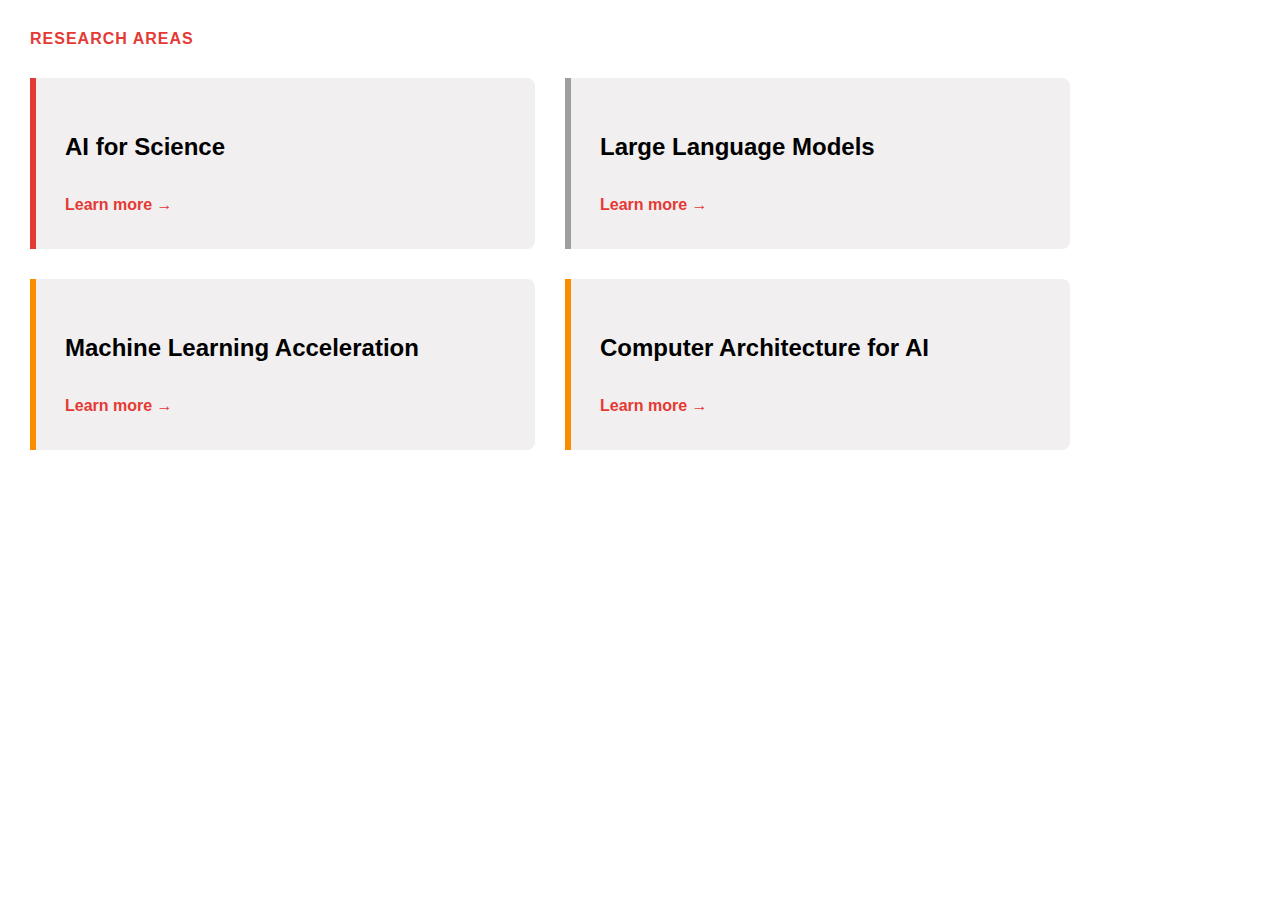
<file: index.html>
<!DOCTYPE html>
<html lang="en">
<head>
<meta charset="UTF-8">
<title>Research Areas</title>

<style>
* {
  box-sizing: border-box;
  font-family: Arial, Helvetica, sans-serif;
}

body {
  margin: 0;
}

.research-section {
  max-width: 1100px;
  padding: 30px;
}

.section-title {
  color: #e53935;
  font-weight: 700;
  letter-spacing: 1px;
  margin-bottom: 30px;
}

.card-grid {
  display: grid;
  grid-template-columns: repeat(2, 1fr);
  gap: 30px;
}

.card {
  background: #f1efef;
  border-radius: 8px;
  padding: 35px;
  position: relative;
  transition: background 0.3s ease, color 0.3s ease;
}

/* Left bar */
.card::before {
  content: "";
  position: absolute;
  left: 0;
  top: 0;
  width: 6px;
  height: 100%;
}

.red::before { background: #e53935; }
.gray::before { background: #9e9e9e; }
.orange::before { background: #fb8c00; }

/* Hover */
.card:hover {
  background: #fff5e9;
  /* color: #fff; */
}

/* Learn more button */
.learn-more {
  margin-top: 15px;
  font-weight: 600;
  cursor: pointer;
  display: inline-block;
  color: #e53935;
}

/* Hide button when active */
.card.active .learn-more {
  display: none;
}

/* Extra text */
.more-text {
  margin-top: 15px;
  font-size: 15px;
  line-height: 1.6;
  display: none;
}

/* Show text only when active */
.card.active .more-text {
  display: block;
}

@media (max-width: 768px) {
  .card-grid {
    grid-template-columns: 1fr;
  }
}
</style>
</head>

<body>

<section class="research-section">
  <div class="section-title">RESEARCH AREAS</div>

  <div class="card-grid">

    <div class="card red">
      <h2>AI for Science </h2>
      <div class="learn-more">Learn more →</div>
      <div class="more-text">
        Applying machine learning methods to scientific domains such as physics-informed modeling and data-driven scientific discovery. I am interested in learning-based approaches for modeling complex systems and supporting scientific analysis.
      </div>
    </div>

    <div class="card gray">
      <h2>Large Language Models </h2>
      <div class="learn-more">Learn more →</div>
      <div class="more-text">
        Studying the generalization, evaluation, and reasoning capabilities of large language models, including multimodal reasoning and robustness. I am particularly interested in understanding model behavior and reliability in complex, real-world settings. 
      </div>
    </div>

    <div class="card orange">
      <h2>Machine Learning Acceleration</h2>
      <div class="learn-more">Learn more →</div>
      <div class="more-text">
      Exploring hardware-aware and system-level techniques for accelerating machine learning workloads. This includes model optimization, efficient inference, and the interaction between machine learning algorithms and underlying hardware platforms.
      </div>
    </div>
     <div class="card orange">
      <h2>Computer Architecture for AI</h2>
      <div class="learn-more">Learn more →</div>
      <div class="more-text">
      Investigating architectural support for modern AI workloads, including heterogeneous computing platforms and resource-efficient design for machine learning applications. I am interested in how architectural choices impact performance, scalability, and efficiency of AI systems.
      </div>
    </div>

  </div>
</section>

<script>
const cards = document.querySelectorAll(".card");

cards.forEach(card => {
  const button = card.querySelector(".learn-more");

  button.addEventListener("click", (e) => {
    e.stopPropagation();

    // Close all cards first
    cards.forEach(c => c.classList.remove("active"));

    // Open clicked card
    card.classList.add("active");
  });
});

// Click anywhere outside → collapse
document.addEventListener("click", () => {
  cards.forEach(c => c.classList.remove("active"));
});
</script>

</body>
</html>
</file>
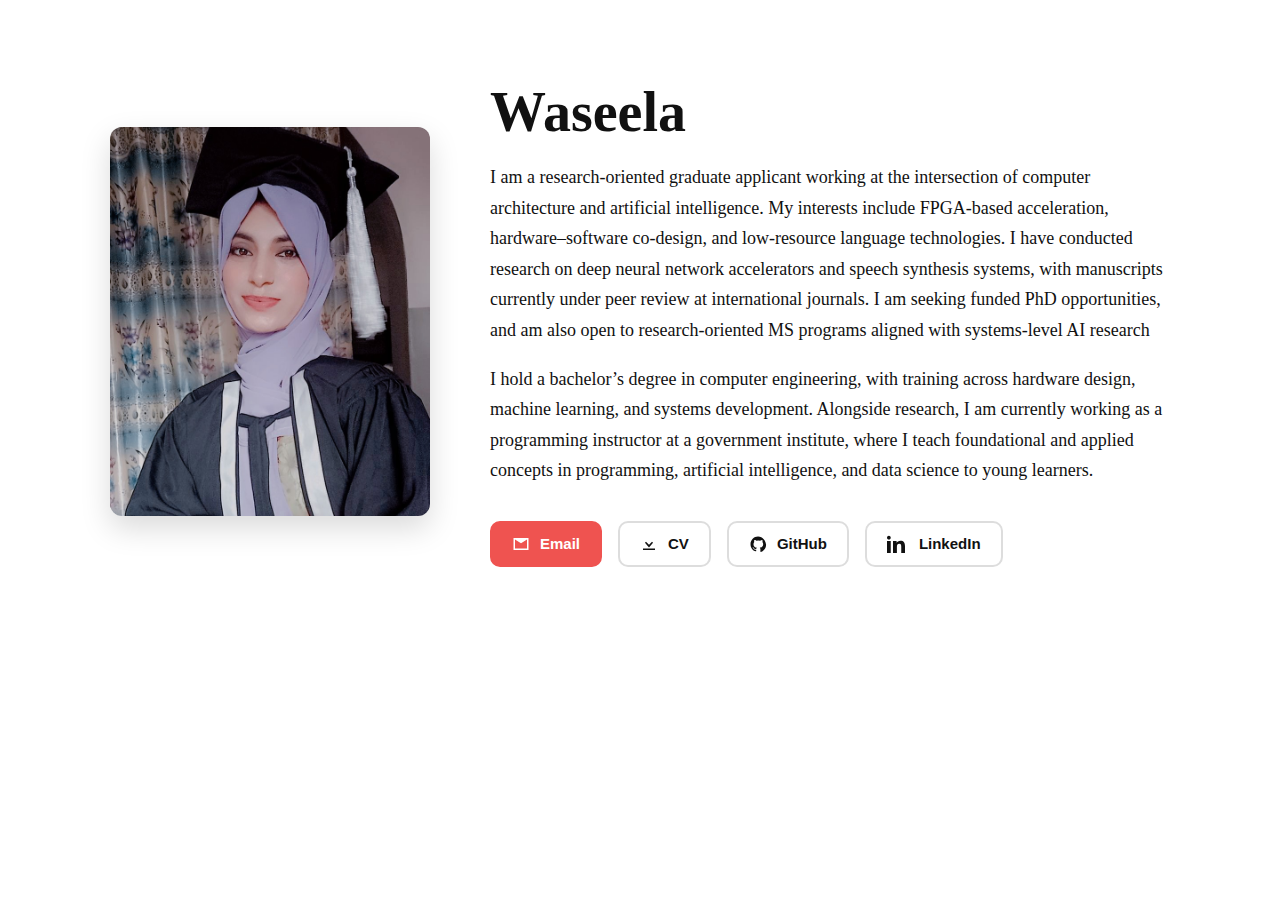
<file: home.html>
<!DOCTYPE html>
<html lang="en">
<head>
<meta charset="UTF-8">
<title>Profile Section</title>
<meta name="viewport" content="width=device-width, initial-scale=1.0">
<link rel="stylesheet" href="home.css">
</head>

<body>

<section class="hero">

  <!-- LEFT: IMAGE -->
  <div class="hero-img">
    <img src="profilee.jpg" alt="Profile Photo">
  </div>

  <!-- RIGHT: CONTENT -->
  <div class="hero-content">

    <h1>Waseela</h1>

    <!-- <div class="meta">
      <span>University of Michigan, Ann Arbor</span>
      <span>📍 Ann Arbor, MI, USA</span>
    </div> -->

    <p>
     I am a research-oriented graduate applicant working at the intersection of computer architecture and 
     artificial intelligence. My interests include FPGA-based acceleration, hardware–software co-design, and 
     low-resource language technologies. I have conducted research on deep neural network accelerators and 
     speech synthesis systems, with manuscripts currently under peer review at international journals. 
     I am seeking funded PhD opportunities, and am also open to research-oriented MS programs aligned
      with systems-level AI research
    </p>

    <p>
      I hold a bachelor’s degree in computer engineering, with training across hardware design, 
      machine learning, and systems development. Alongside research,
      I am currently working as a programming instructor at a government institute, where I teach foundational
       and applied concepts in programming, artificial intelligence, and data science to young learners. 
    

    <div class="actions">
      <a class="btn email" href="mailto:waseela6670@gmail.com">
        <svg class="icon" viewBox="0 0 24 24"><path d="M2 4h20v16H2V4zm10 7L4 6v12h16V6l-8 5z"/></svg> 
        Email</a>
      <a class="btn" href="CV.pdf" target="_blank">
        <svg class="icon" viewBox="0 0 24 24">
            <path d="M12 3v10l4-4 1.4 1.4L12 16.8 6.6 10.4 8 9l4 4V3z"/><path d="M4 20h16v-2H4v2z"/></svg>
        CV</a>
      <a class="btn" href="https://github.com/Waseela14" target="_blank">
       <svg viewBox="0 0 24 24"><path d="M12 2C6.5 2 2 6.6 2 12.2c0 4.5 2.9 8.3 6.9 9.6.5.1.7-.2.7-.5v-1.7c-2.8.6-3.4-1.2-3.4-1.2-.4-1.1-1.1-1.4-1.1-1.4-.9-.6.1-.6.1-.6 1 .1 1.6 1.1 1.6 1.1.9 1.6 2.4 1.1 3 .8.1-.7.4-1.1.7-1.3-2.2-.3-4.5-1.1-4.5-4.9 0-1.1.4-2 1-2.7-.1-.2-.4-1.3.1-2.6 0 0 .8-.3 2.8 1a9.4 9.4 0 015.1 0c2-1.3 2.8-1 2.8-1 .5 1.3.2 2.4.1 2.6.6.7 1 1.6 1 2.7 0 3.8-2.3 4.6-4.5 4.9.4.4.8 1 .8 2v3c0 .3.2.6.7.5 4-1.3 6.9-5.1 6.9-9.6C22 6.6 17.5 2 12 2z"/></svg>
        GitHub</a>
      <!-- <a class="btn" href="https://scholar.google.com" target="_blank">🎓 Google Scholar</a> -->

      <a class="btn" href="https://www.linkedin.com/in/waseela-zehra/" target="_blank">
         <svg class = 'svgld' xmlns="http://www.w3.org/2000/svg" viewBox="0 0 24 24" width="20" height="20" fill="currentColor">
          <path d="M4.98 3.5C4.98 4.88 3.88 6 2.5 6S0 4.88 0 3.5 1.12 1 2.5 1s2.48 1.12 2.48 2.5z"/>
          <path d="M0 8h5v16H0z"/>
          <path d="M8 8h4.8v2.2h.1c.7-1.3 2.4-2.7 5-2.7C22.4 7.5 24 10.1 24 15v9h-5v-8c0-1.9 0-4.4-2.7-4.4-2.7 0-3.1 2.1-3.1 4.3v8.1H8z"/>
        </svg>
              LinkedIn
        </a>

    </div>

  </div>
</section>

</body>
</html>
</file>
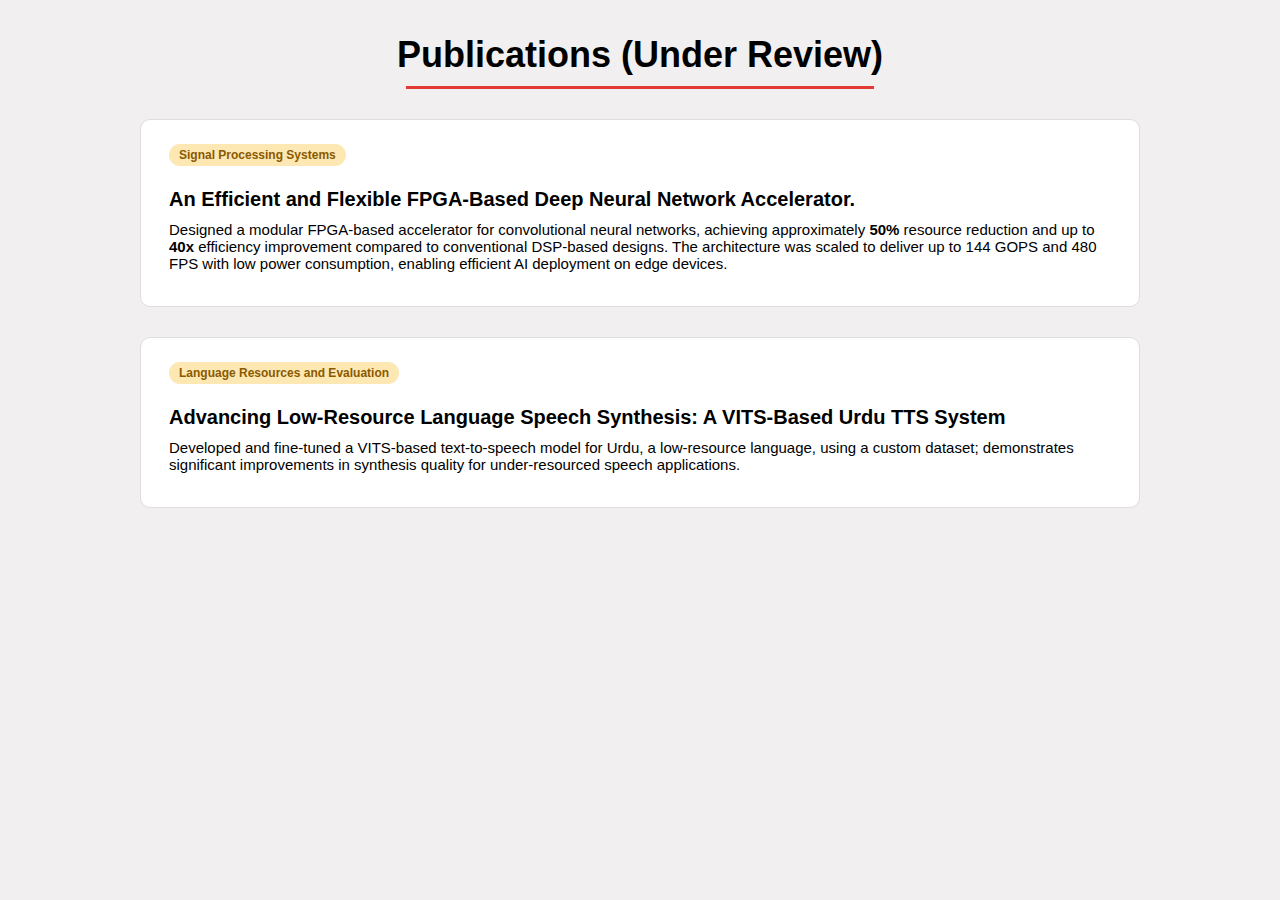
<file: projects.html>
<!DOCTYPE html>
<html lang="en">
<head>
<meta charset="UTF-8">
<title>Publications</title>

<style>
* {
  box-sizing: border-box;
  font-family: Arial, Helvetica, sans-serif;
}

body {
  margin: 0;
  background: #f1efef;
}

.publications {
  max-width: 1000px;
  margin: 10px auto;
  padding: 0 20 20px;
  text-align: center;
  
}

.publications h1 {
  font-size: 36px;
  margin-bottom: 10px;
}

.publications p {
  color: #555;
  margin-bottom: 40px;
}

.section-label {
  font-weight: 600;
  margin-bottom: 30px;
  position: relative;
  display: inline-block;
}

.section-label::after {
  content: "";
  display: block;
  height: 3px;
  width: 468px;
  background: #e53935;
  margin: 8px auto 0;
}

/* Publication Card */
.pub-card {
  border: 1px solid #ddd;
  border-radius: 10px;
  padding: 24px 28px;
  text-align: left;
  margin-bottom: 30px;
  background: #fff;
  transition: border 0.3s ease, box-shadow 0.3s ease;
  position: relative;
}

/* ✅ Hover highlight ONLY this card */
.pub-card:hover {
  border: 1px solid #333;
  box-shadow: 0 10px 28px rgba(0,0,0,0.12);
}

/* Badge */
.badge {
  display: inline-block;
  background: #fde7b3;
  color: #8a5a00;
  font-size: 12px;
  font-weight: 600;
  padding: 4px 10px;
  border-radius: 20px;
  margin-bottom: 12px;
}

/* Title */
.pub-title {
  font-size: 20px;
  font-weight: 700;
  margin: 10px 0;
}

/* Authors */
.pub-authors {
  font-size: 15px;
  margin-bottom: 10px;
}

/* Venue */
.pub-venue {
  font-size: 14px;
  color: #666;
  font-style: italic;
}

/* Action boxes */
.pub-actions {
  position: absolute;
  top: 24px;
  right: 24px;
  display: flex;
  gap: 10px;
}

.action-box {
  border: 1px solid #ccc;
  padding: 6px 12px;
  font-size: 13px;
  font-weight: 600;
  border-radius: 6px;
  cursor: pointer;
  transition: background 0.2s ease, border 0.2s ease;
}

/* Hover effect for boxes */
.action-box:hover {
  background: #000;
  color: #fff;
  border-color: #000;
}

/* Responsive */
@media (max-width: 768px) {
  .pub-actions {
    position: static;
    margin-top: 15px;
  }
}
</style>
</head>

<body>

<section class="publications">
  
  
  <!-- <p>A selection of my peer-reviewed articles and papers.</p> -->

  <div class="section-label"> 
    <h1>Publications (Under Review)</h1>
  </div>

  <!-- Card 1 -->
  <div class="pub-card">
    <div class="badge">Signal Processing Systems</div>

    <!-- <div class="pub-actions">
      <div class="action-box">PDF</div>
      <div class="action-box">CITE</div>
    </div> -->

    <div class="pub-title">
      An Efficient and Flexible FPGA-Based Deep Neural Network Accelerator.
    </div>

    <div class="pub-authors">
     Designed a modular FPGA-based accelerator for convolutional neural networks,
      achieving approximately <strong>50%</strong> resource reduction and up to <strong>40x</strong> 
      efficiency improvement compared to conventional DSP-based designs. The architecture was 
      scaled to deliver up to 144 GOPS and 480 FPS with low power consumption, enabling efficient 
      AI deployment on edge devices.
    </div>

    <!-- <div class="pub-venue">
      International Symposium on Computer Architecture (ISCA), 2025
    </div> -->
  </div>

  <!-- Card 2 -->
  <div class="pub-card">
    <div class="badge">Language Resources and Evaluation</div>

    <!-- <div class="pub-actions">
      <div class="action-box">PDF</div>
      <div class="action-box">CITE</div>
    </div> -->

    <div class="pub-title">
     Advancing Low-Resource Language Speech Synthesis: A VITS-Based Urdu TTS System
    </div>

    <div class="pub-authors">
    Developed and fine‑tuned a VITS‑based text‑to‑speech model for Urdu, a low‑resource language, 
    using a custom dataset; demonstrates significant improvements in synthesis quality for 
    under‑resourced speech applications.
    </div>

    <!-- <div class="pub-venue">
      Design Automation Conference (DAC), 2024
    </div>
  </div> -->

</section>

</body>
</html>
</file>
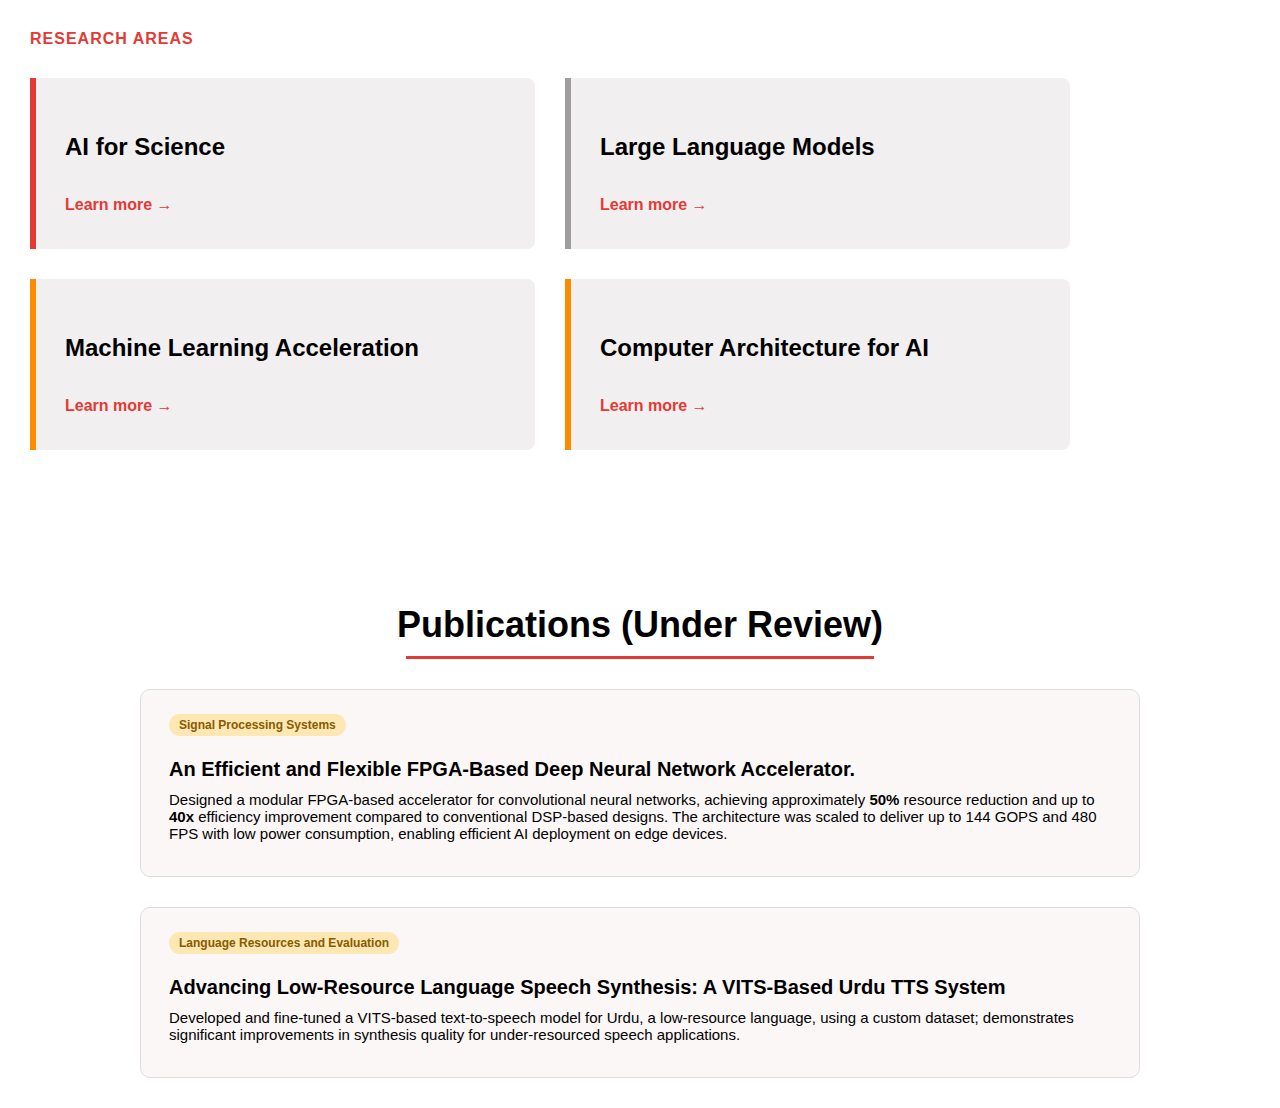
<file: research1.html>
<!DOCTYPE html>
<html lang="en">
<head>
  <link rel="stylesheet" href="researchInterest.css">
  <link rel="stylesheet" href="publication.css">
<meta charset="UTF-8">
<title>Research Areas</title>

<style>

</style>
</head>

<body>

  <!-- RESEARCH INTEREST -->
<section class="research-section">
  <div class="section-title">RESEARCH AREAS</div>

  <div class="card-grid">

    <div class="card red">
      <h2>AI for Science </h2>
      <div class="learn-more">Learn more →</div>
      <div class="more-text">
        Applying machine learning methods to scientific domains such as physics-informed modeling and data-driven scientific discovery. I am interested in learning-based approaches for modeling complex systems and supporting scientific analysis.
      </div>
    </div>

    <div class="card gray">
      <h2>Large Language Models </h2>
      <div class="learn-more">Learn more →</div>
      <div class="more-text">
        Studying the generalization, evaluation, and reasoning capabilities of large language models, including multimodal reasoning and robustness. I am particularly interested in understanding model behavior and reliability in complex, real-world settings. 
      </div>
    </div>

    <div class="card orange">
      <h2>Machine Learning Acceleration</h2>
      <div class="learn-more">Learn more →</div>
      <div class="more-text">
      Exploring hardware-aware and system-level techniques for accelerating machine learning workloads. This includes model optimization, efficient inference, and the interaction between machine learning algorithms and underlying hardware platforms.
      </div>
    </div>
     <div class="card orange">
      <h2>Computer Architecture for AI</h2>
      <div class="learn-more">Learn more →</div>
      <div class="more-text">
      Investigating architectural support for modern AI workloads, including heterogeneous computing platforms and resource-efficient design for machine learning applications. I am interested in how architectural choices impact performance, scalability, and efficiency of AI systems.
      </div>
    </div>

  </div>
</section>


<!-- PUBLICATION SECTION -->
<section class="publications">
  
  
  <!-- <p>A selection of my peer-reviewed articles and papers.</p> -->

  <div class="section-label"> 
    <h1>Publications (Under Review)</h1>
  </div>

  <!-- Card 1 -->
  <div class="pub-card">
    <div class="badge">Signal Processing Systems</div>

    <!-- <div class="pub-actions">
      <div class="action-box">PDF</div>
      <div class="action-box">CITE</div>
    </div> -->

    <div class="pub-title">
      An Efficient and Flexible FPGA-Based Deep Neural Network Accelerator.
    </div>

    <div class="pub-authors">
     Designed a modular FPGA-based accelerator for convolutional neural networks,
      achieving approximately <strong>50%</strong> resource reduction and up to <strong>40x</strong> 
      efficiency improvement compared to conventional DSP-based designs. The architecture was 
      scaled to deliver up to 144 GOPS and 480 FPS with low power consumption, enabling efficient 
      AI deployment on edge devices.
    </div>

    <!-- <div class="pub-venue">
      International Symposium on Computer Architecture (ISCA), 2025
    </div> -->
  </div>

  <!-- Card 2 -->
  <div class="pub-card">
    <div class="badge">Language Resources and Evaluation</div>

    <!-- <div class="pub-actions">
      <div class="action-box">PDF</div>
      <div class="action-box">CITE</div>
    </div> -->

    <div class="pub-title">
     Advancing Low-Resource Language Speech Synthesis: A VITS-Based Urdu TTS System
    </div>

    <div class="pub-authors">
    Developed and fine‑tuned a VITS‑based text‑to‑speech model for Urdu, a low‑resource language, 
    using a custom dataset; demonstrates significant improvements in synthesis quality for 
    under‑resourced speech applications.
    </div>

    <!-- <div class="pub-venue">
      Design Automation Conference (DAC), 2024
    </div>
  </div> -->

</section>


<script>
const cards = document.querySelectorAll(".card");

cards.forEach(card => {
  const button = card.querySelector(".learn-more");

  button.addEventListener("click", (e) => {
    e.stopPropagation();

    // Close all cards first
    cards.forEach(c => c.classList.remove("active"));

    // Open clicked card
    card.classList.add("active");
  });
});

// Click anywhere outside → collapse
document.addEventListener("click", () => {
  cards.forEach(c => c.classList.remove("active"));
});
</script>

</body>
</html>
</file>
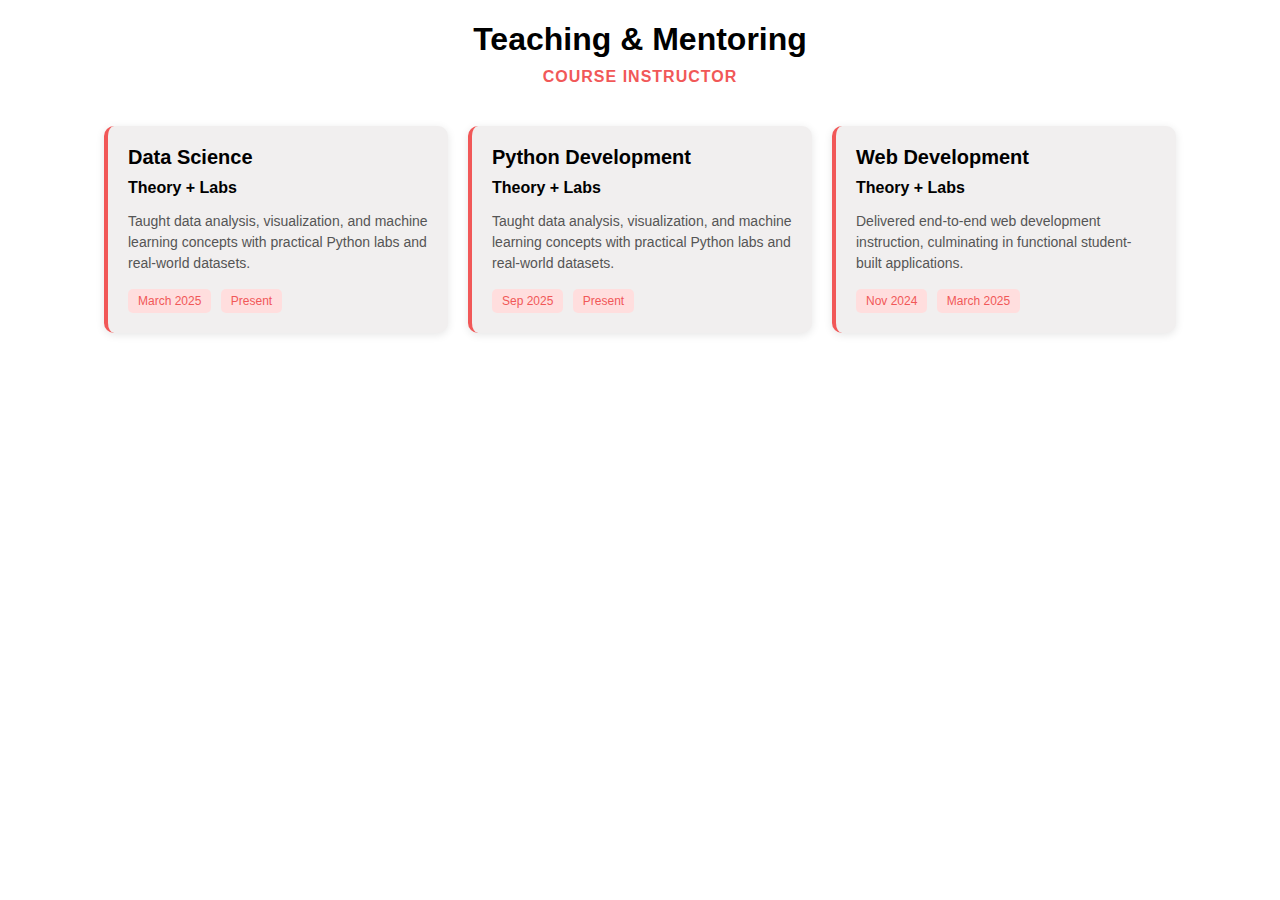
<file: teaching.html>
<!DOCTYPE html>
<html lang="en">
<head>
  <meta charset="UTF-8">
  <meta name="viewport" content="width=device-width, initial-scale=1.0">
  <title>Teaching & Mentoring</title>
  <style>
    body {
      font-family: Arial, sans-serif;
      background-color: #fff;
      margin: 0;
      padding: 0px;
      display: flex;
      flex-direction: column;
      align-items: center;
    }

    h1 {
      font-size: 32px;
      font-weight: bold;
      margin-bottom: 10px;
    }

    .subtitle {
      color: #f15858;
      font-weight: bold;
      letter-spacing: 1px;
      margin-bottom: 40px;
      text-transform: uppercase;
    }

    .cards {
      display: flex;
      gap: 20px;
      flex-wrap: wrap;
      justify-content: center;
    }

    .card {
      background-color: #f1efef;
      border-radius: 10px;
      padding: 20px;
      width: 300px;
      position: relative;
      box-shadow: 0 2px 8px rgba(0,0,0,0.1);
      transition: background-color 0.3s;
      border-left: 4px solid #f15858;
    }

    .card:hover {
      background-color: #fff5e9; /* baby pink */
    }

    .card h2 {
      margin-top: 0;
      margin-bottom: 5px;
      font-size: 20px;
    }

    .role {
      background-color: #e0e0e0;
      color: #333;
      font-size: 12px;
      padding: 3px 10px;
      border-radius: 20px;
      position: absolute;
      top: 20px;
      right: 20px;
    }

    .card h3 {
      margin: 10px 0 10px 0;
      font-size: 16px;
    }

    .card p {
      font-size: 14px;
      line-height: 1.5;
      color: #555;
    }

    .semesters {
      margin-top: 15px;
    }

    .semester {
      display: inline-block;
      background-color: #ffdede;
      color: #f15858;
      padding: 5px 10px;
      margin-right: 5px;
      border-radius: 5px;
      font-size: 12px;
    }
  </style>
</head>
<body>
  <h1>Teaching & Mentoring</h1>
  <div class="subtitle">course Instructor</div>

  <div class="cards">
    <div class="card">
      <!-- <div class="role">Lead Teaching Assistant</div> -->
      <h2>Data Science</h2>
      <h3>Theory + Labs </h3>
      <p>Taught data analysis, visualization, and machine learning concepts with practical Python labs and real-world datasets.</p>
      <div class="semesters">
        <span class="semester">March 2025</span>
        <span class="semester">Present</span>
      </div>
    </div>

    <div class="card">
      <!-- <div class="role">Teaching Assistant</div> -->
      <h2>Python Development</h2>
      <h3>Theory + Labs </h3>
      <p>Taught data analysis, visualization, and machine learning concepts with practical Python labs and real-world datasets.
      </p>
      <div class="semesters">
        <span class="semester">Sep 2025</span>
        <span class="semester">Present</span>
      </div>
    </div>

    <div class="card">
      <!-- <div class="role">Teaching Assistant</div> -->
      <h2>Web Development</h2>
      <h3>Theory + Labs </h3>
      <p>Delivered end-to-end web development instruction, culminating in functional student-built applications.
      </p>
      <div class="semesters">
        <span class="semester">Nov 2024</span>
        <span class="semester">March 2025</span>
        <!-- <span class="semester">Fall 2024</span> -->
      </div>
    </div>
  </div>
</body>
</html>
</file>
<file: researchInterest.css>
* {
  box-sizing: border-box;
  font-family: Arial, Helvetica, sans-serif;
}

body {
  margin: 0;
  /* background: #faf7f7; */
}
/*  For RESEARCH INTEREST */

.research-section {
  max-width: 1100px;
  padding: 30px;
}

.section-title {
  color: #e53935;
  font-weight: 700;
  letter-spacing: 1px;
  margin-bottom: 30px;
}

.card-grid {
  display: grid;
  grid-template-columns: repeat(2, 1fr);
  gap: 30px;
}

.card {
  background: #f1efef;
  border-radius: 8px;
  padding: 35px;
  position: relative;
  transition: background 0.3s ease, color 0.3s ease;
}

/* Left bar */
.card::before {
  content: "";
  position: absolute;
  left: 0;
  top: 0;
  width: 6px;
  height: 100%;
}

.red::before { background: #e53935; }
.gray::before { background: #9e9e9e; }
.orange::before { background: #fb8c00; }

/* Hover */
.card:hover {
  background: #fff5e9;
  /* color: #fff; */
}

/* Learn more button */
.learn-more {
  margin-top: 15px;
  font-weight: 600;
  cursor: pointer;
  display: inline-block;
  color: #e53935;
}

/* Hide button when active */
.card.active .learn-more {
  display: none;
}

/* Extra text */
.more-text {
  margin-top: 15px;
  font-size: 15px;
  line-height: 1.6;
  display: none;
}

/* Show text only when active */
.card.active .more-text {
  display: block;
}

@media (max-width: 768px) {
  .card-grid {
    grid-template-columns: 1fr;
  }
}
</file>
<file: publication.css>
/* FOR PUBLICATION SECTION */

.publications {
  max-width: 1000px;
  margin: 10px auto;
  margin-top: 100px;
  padding: 0 20 20px;
  text-align: center;
  /* background: #f1efef; */
  
}

.publications h1 {
  font-size: 36px;
  margin-bottom: 10px;
}

.publications p {
  color: #555;
  margin-bottom: 40px;
}

.section-label {
  font-weight: 600;
  margin-bottom: 30px;
  position: relative;
  display: inline-block;
}

.section-label::after {
  content: "";
  display: block;
  height: 3px;
  width: 468px;
  background: #e53935;
  margin: 8px auto 0;
}

/* Publication Card */
.pub-card {
  border: 1px solid #ddd;
  border-radius: 10px;
  padding: 24px 28px;
  text-align: left;
  margin-bottom: 30px;
  background: #fbf7f7;
  transition: border 0.3s ease, box-shadow 0.3s ease;
  position: relative;
}

/* ✅ Hover highlight ONLY this card */
.pub-card:hover {
  border: 1px solid #333;
  box-shadow: 0 10px 28px rgba(0,0,0,0.12);
}

/* Badge */
.badge {
  display: inline-block;
  background: #fde7b3;
  color: #8a5a00;
  font-size: 12px;
  font-weight: 600;
  padding: 4px 10px;
  border-radius: 20px;
  margin-bottom: 12px;
}

/* Title */
.pub-title {
  font-size: 20px;
  font-weight: 700;
  margin: 10px 0;
}

/* Authors */
.pub-authors {
  font-size: 15px;
  margin-bottom: 10px;
}

/* Venue */
.pub-venue {
  font-size: 14px;
  color: #666;
  font-style: italic;
}

/* Action boxes */
.pub-actions {
  position: absolute;
  top: 24px;
  right: 24px;
  display: flex;
  gap: 10px;
}

.action-box {
  border: 1px solid #ccc;
  padding: 6px 12px;
  font-size: 13px;
  font-weight: 600;
  border-radius: 6px;
  cursor: pointer;
  transition: background 0.2s ease, border 0.2s ease;
}

/* Hover effect for boxes */
.action-box:hover {
  background: #000;
  color: #fff;
  border-color: #000;
}

/* Responsive */
@media (max-width: 768px) {
  .pub-actions {
    position: static;
    margin-top: 15px;
  }
}
</file>
<file: home.css>
/* ---------- RESET ---------- */
* {
  box-sizing: border-box;
  margin: 0;
  padding: 0;
}

body {
  font-family: "Georgia", serif;
  background: #ffffff;
  color: #111;
}

/* ---------- LAYOUT ---------- */
.hero {
  max-width: 1100px;
  margin: 80px auto;
  padding: 0 20px;
  display: grid;
  grid-template-columns: 320px 1fr;
  gap: 60px;
  align-items: center;
}

/* ---------- IMAGE ---------- */
.hero-img img {
  width: 100%;
  border-radius: 12px;
  box-shadow: 0 12px 30px rgba(0,0,0,0.15);
}

/* ---------- TEXT ---------- */
.hero-content h1 {
  font-size: 56px;
  font-weight: 700;
  margin-bottom: 18px;
}

.meta {
  display: flex;
  gap: 30px;
  font-family: Arial, sans-serif;
  font-size: 16px;
  color: #444;
  margin-bottom: 30px;
}

.meta span {
  display: flex;
  align-items: center;
  gap: 8px;
}

.hero-content p {
  font-size: 18px;
  line-height: 1.7;
  margin-bottom: 18px;
}

.highlight {
  color: #e53935;
  font-weight: 600;
}

a {
  color: #1a73e8;
  text-decoration: none;
}

a:hover {
  text-decoration: underline;
  border-color: #111;
}

/* ---------- BUTTONS ---------- */
.actions {
  margin-top: 35px;
  display: flex;
  gap: 16px;
  flex-wrap: wrap;
}

.btn {
  display: inline-flex;
  align-items: center;
  gap: 10px;
  padding: 12px 20px;
  border-radius: 10px;
  font-family: Arial, sans-serif;
  font-weight: 600;
  font-size: 15px;
  border: 2px solid #ddd;
  /* background: #fff; */
  color: #111;
  transition: all 0.25s ease;
}

.btn:hover {
  box-shadow: 0 8px 20px rgba(0,0,0,0.12);
  transform: translateY(-2px);
}

.btn.email {
  background: #ef5350;
  border-color: #ef5350;
  color: #fff;
}

.btn.email:hover {
  background: #e02623;
}


.btn svg {
  width: 18px;
  height: 18px;
  stroke: currentColor;
  fill: none;
  stroke-width: 1.8;
}
.btn svg path {
  fill: currentColor;
  stroke: none;
}
.svgld{
  width: 8px;      /* try 12px–16px */
  height: 10px;
  margin-right: 4px;
  vertical-align: middle;
  flex-shrink: 0;
}

/* ---------- RESPONSIVE ---------- */
@media (max-width: 900px) {
  .hero {
    grid-template-columns: 1fr;
    text-align: center;
  }

  .meta {
    justify-content: center;
    flex-wrap: wrap;
  }

  .actions {
    justify-content: center;
  }
}
</file>
